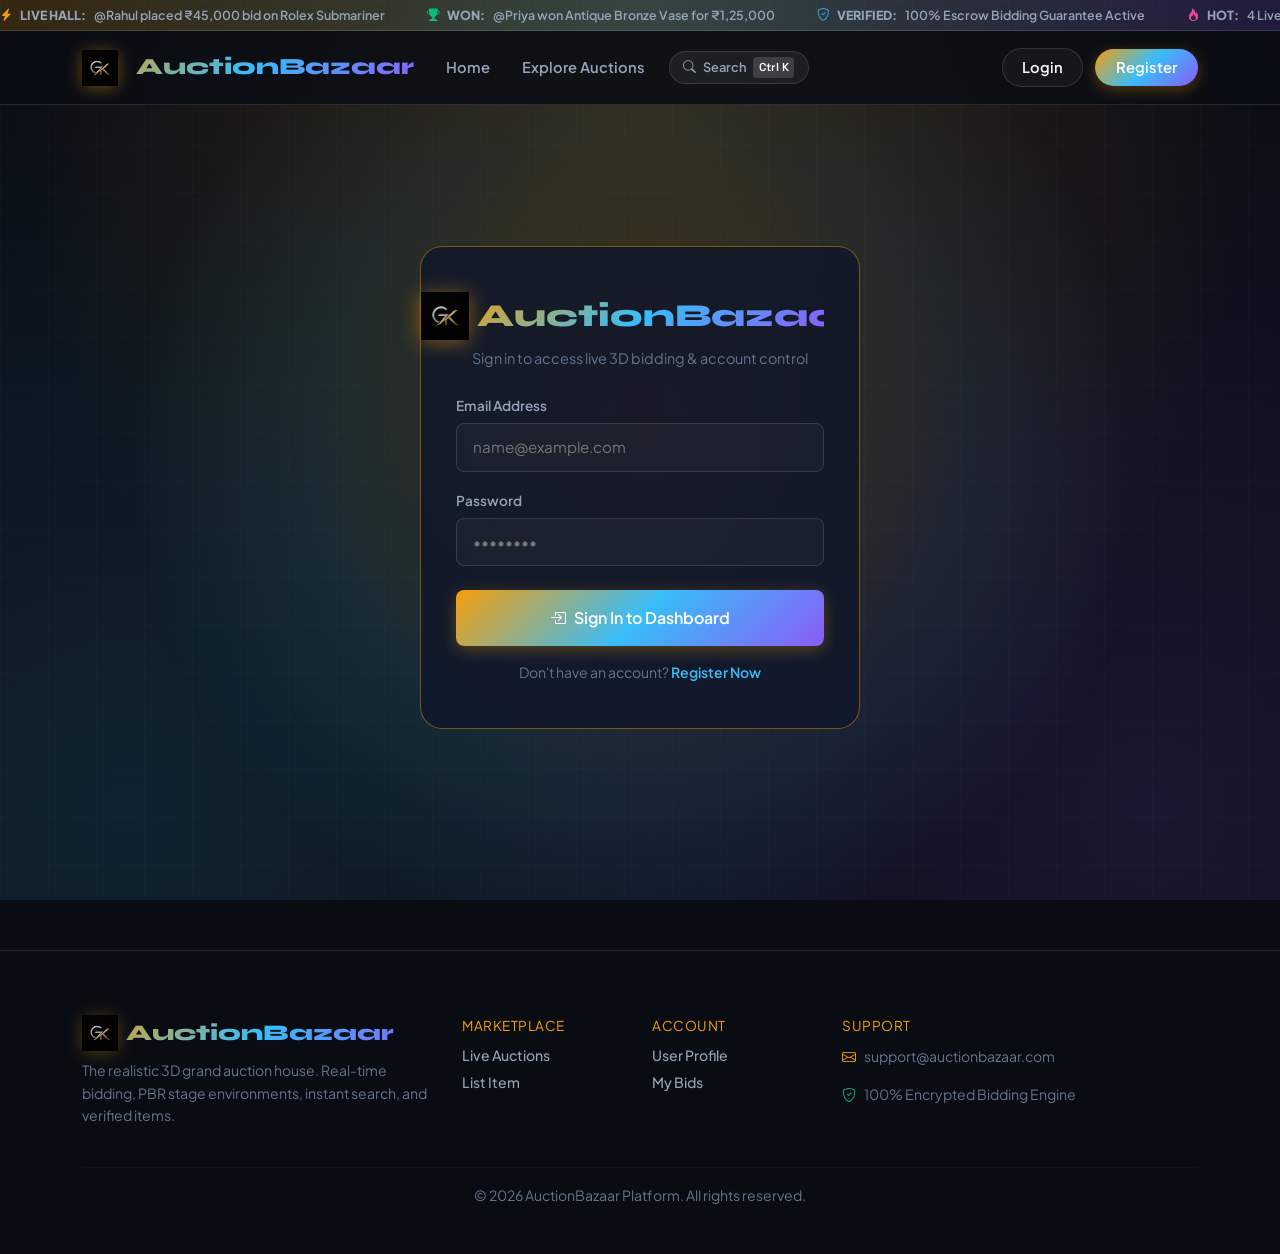
<file: src/main/resources/static/admin-dashboard.html>
<!DOCTYPE html>
<html lang="en">
<head>
  <meta charset="UTF-8">
  <meta name="viewport" content="width=device-width, initial-scale=1.0">
  <title>Admin Dashboard – AuctionBazaar 3D</title>
  <link rel="icon" type="image/png" href="images/logo.png?v=2">
  <link rel="shortcut icon" type="image/x-icon" href="favicon.ico?v=2">
  <link rel="stylesheet" href="https://cdn.jsdelivr.net/npm/bootstrap@5.3.0/dist/css/bootstrap.min.css">
  <link rel="stylesheet" href="https://cdn.jsdelivr.net/npm/bootstrap-icons@1.11.0/font/bootstrap-icons.css">
  <link rel="stylesheet" href="css/style.css">
</head>
<body>

<nav class="navbar navbar-expand-lg navbar-auction" id="mainNavbar"></nav>

<div class="container py-5">
  <div class="d-flex justify-content-between align-items-center mb-4">
    <div>
      <h2 style="font-family:var(--font-heading);"><i class="bi bi-speedometer2 me-2" style="color:var(--cyan);"></i>Platform Control Dashboard</h2>
      <p style="color:var(--text-muted);font-size:0.9rem;margin:0;">Overview of active marketplace listings and platform metrics</p>
    </div>
    <a href="create-auction.html" class="btn btn-gold"><i class="bi bi-plus-lg me-1"></i>New Listing</a>
  </div>

  <div class="row g-4 mb-4">
    <div class="col-sm-6 col-md-3">
      <div class="hud-panel text-center py-3">
        <div class="card-price-label">Total Auctions</div>
        <div class="stat-number-3d mt-1" id="totalAuctions">—</div>
      </div>
    </div>
    <div class="col-sm-6 col-md-3">
      <div class="hud-panel text-center py-3">
        <div class="card-price-label">Active Listings</div>
        <div class="stat-number-3d mt-1" id="liveAuctions" style="color:var(--emerald);">—</div>
      </div>
    </div>
    <div class="col-sm-6 col-md-3">
      <div class="hud-panel text-center py-3">
        <div class="card-price-label">User Bids</div>
        <div class="stat-number-3d mt-1" id="totalBids" style="color:var(--violet);">—</div>
      </div>
    </div>
    <div class="col-sm-6 col-md-3">
      <div class="hud-panel text-center py-3">
        <div class="card-price-label">Highest Bid Recorded</div>
        <div class="stat-number-3d mt-1" id="highestBid" style="color:var(--pink);">—</div>
      </div>
    </div>
  </div>

  <div class="hud-panel">
    <h5 style="font-family:var(--font-heading);" class="mb-3"><i class="bi bi-list-stars me-2" style="color:var(--cyan);"></i>Active Auctions Table</h5>
    <div class="table-responsive">
      <table class="table table-dark table-hover align-middle mb-0" style="background:transparent;">
        <thead>
          <tr style="border-color:var(--border-light);color:var(--text-muted);font-size:0.82rem;text-transform:uppercase;">
            <th>ID</th>
            <th>Title</th>
            <th>Base Price</th>
            <th>Current Bid</th>
            <th>End Time</th>
            <th>Actions</th>
          </tr>
        </thead>
        <tbody id="adminAuctionsTable">
          <tr>
            <td colspan="6" class="text-center py-4" style="color:var(--text-muted);">Loading system data...</td>
          </tr>
        </tbody>
      </table>
    </div>
  </div>
</div>

<div id="mainFooter"></div>

<script src="https://cdn.jsdelivr.net/npm/bootstrap@5.3.0/dist/js/bootstrap.bundle.min.js"></script>
<script src="js/app.js"></script>
<script>
  renderNavbar('dashboard');
  renderFooter();
  requireAuth();

  async function loadDashboard() {
    const user = getUser();
    const [auctionsRes, bidsRes] = await Promise.all([
      apiCall('/auction/findAllAuction'),
      user ? apiCall(`/bids/getBidsByUserId/${user.id}`) : Promise.resolve({ ok: false })
    ]);

    const auctions = auctionsRes.data?.auctions || auctionsRes.data?.allAuction || [];
    if (auctionsRes.ok && auctions.length >= 0) {
      document.getElementById('totalAuctions').textContent = auctions.length;
      document.getElementById('liveAuctions').textContent = auctions.length;
      renderTable(auctions);
    }

    const bids = bidsRes.data?.allBids || [];
    if (bidsRes.ok) {
      document.getElementById('totalBids').textContent = bids.length;
      const highest = bids.reduce((max, b) => Math.max(max, parseFloat(b.amount) || 0), 0);
      document.getElementById('highestBid').textContent = formatCurrency(highest);
    }
  }

  function renderTable(auctions) {
    const tbody = document.getElementById('adminAuctionsTable');
    if (auctions.length === 0) {
      tbody.innerHTML = `<tr><td colspan="6" class="text-center py-4" style="color:var(--text-muted);">No auctions available.</td></tr>`;
      return;
    }

    tbody.innerHTML = auctions.map(a => `
      <tr style="border-color:var(--border-light);">
        <td><span style="color:var(--cyan);font-weight:600;">#${a.id}</span></td>
        <td><span style="font-weight:600;color:var(--text-primary);">${a.title}</span></td>
        <td><span style="color:var(--text-muted);">${formatCurrency(a.basePrice || 0)}</span></td>
        <td><span style="font-family:var(--font-display);font-weight:700;color:var(--cyan);">${formatCurrency(a.currentPrice || a.basePrice || 0)}</span></td>
        <td><span style="color:var(--text-muted);font-size:.85rem;">${formatDate(a.endDateTime)}</span></td>
        <td>
          <a href="auction-details.html?id=${a.id}" class="btn btn-outline-gold btn-sm"><i class="bi bi-eye-fill me-1"></i>View</a>
        </td>
      </tr>
    `).join('');
  }

  loadDashboard();
</script>
</body>
</html>
</file>
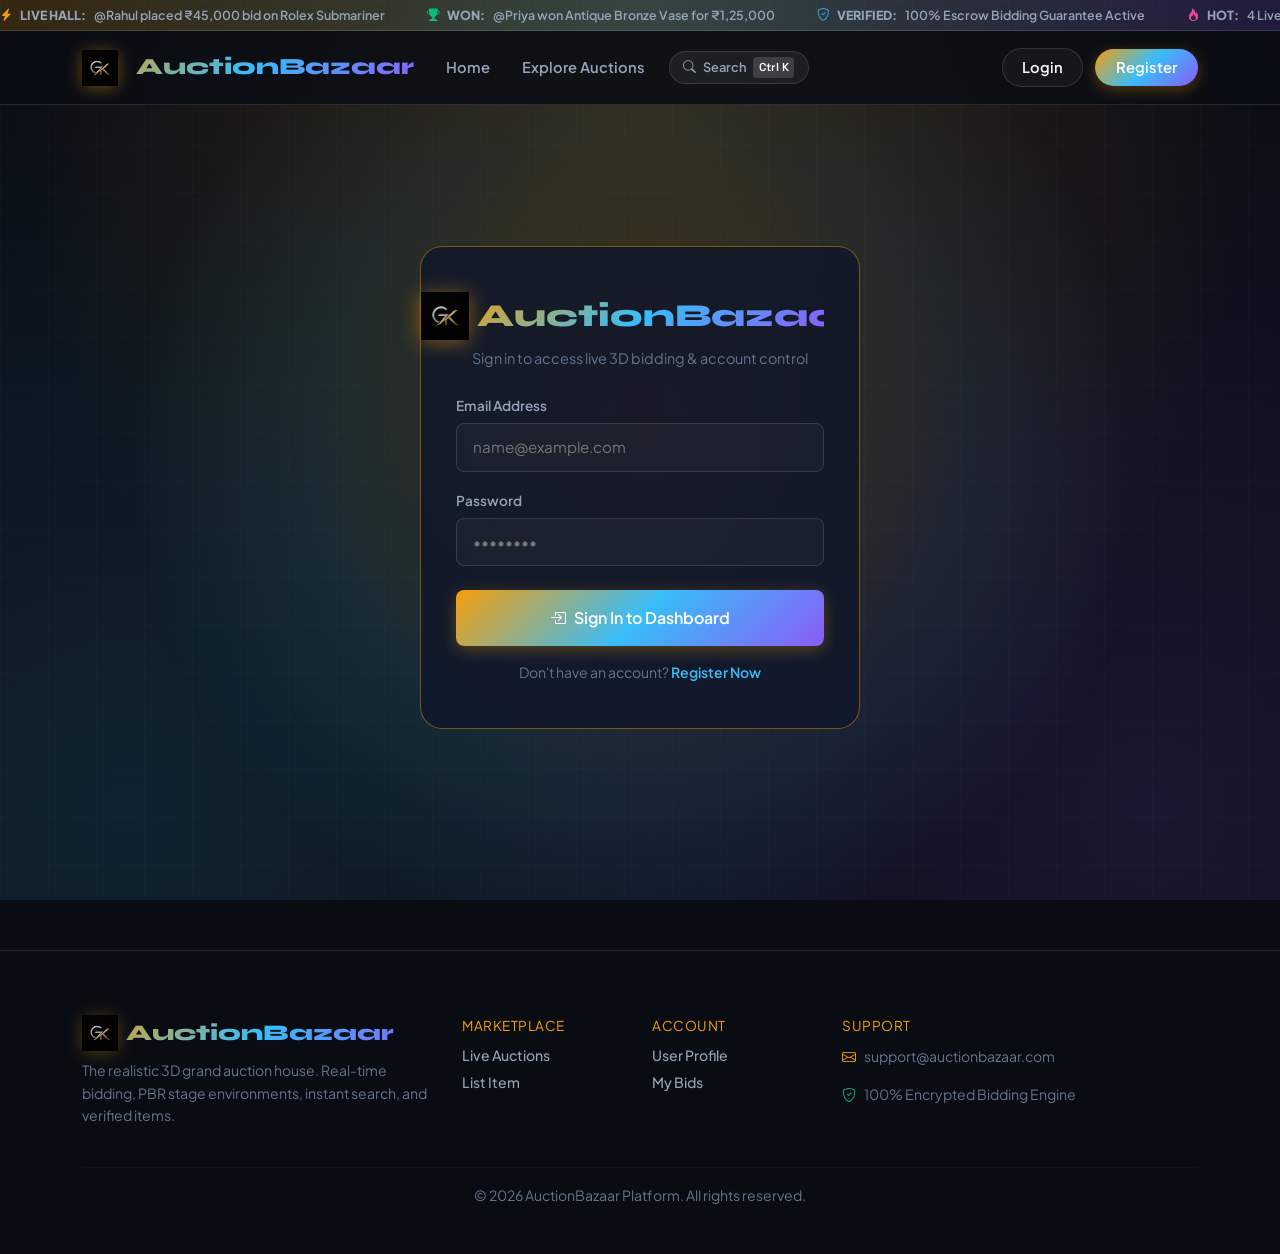
<file: src/main/resources/static/create-auction.html>
<!DOCTYPE html>
<html lang="en">
<head>
  <meta charset="UTF-8">
  <meta name="viewport" content="width=device-width, initial-scale=1.0">
  <title>List an Auction – AuctionBazaar 3D</title>
  <link rel="icon" type="image/png" href="images/logo.png?v=2">
  <link rel="shortcut icon" type="image/x-icon" href="favicon.ico?v=2">
  <link rel="stylesheet" href="https://cdn.jsdelivr.net/npm/bootstrap@5.3.0/dist/css/bootstrap.min.css">
  <link rel="stylesheet" href="https://cdn.jsdelivr.net/npm/bootstrap-icons@1.11.0/font/bootstrap-icons.css">
  <link rel="stylesheet" href="css/style.css">
  <style>
    .upload-zone-3d {
      border: 2px dashed var(--border-glow);
      border-radius: var(--radius-lg);
      padding: 3rem 2rem;
      text-align: center;
      cursor: pointer;
      background: rgba(255, 255, 255, 0.02);
      transition: var(--transition);
      position: relative;
    }

    .upload-zone-3d:hover, .upload-zone-3d.dragover {
      border-color: var(--cyan);
      background: rgba(6, 182, 212, 0.08);
      box-shadow: 0 0 25px var(--cyan-glow);
    }

    .upload-zone-3d input[type=file] {
      position: absolute;
      inset: 0;
      opacity: 0;
      cursor: pointer;
      width: 100%;
      height: 100%;
    }
  </style>
</head>
<body>

<nav class="navbar navbar-expand-lg navbar-auction" id="mainNavbar"></nav>

<div class="container py-5">
  <div class="row justify-content-center">
    <div class="col-lg-8">

      <div class="hud-panel">
        <div class="text-center mb-4">
          <h2 style="font-family:var(--font-heading);"><i class="bi bi-rocket-takeoff-fill me-2" style="color:var(--cyan);"></i>Launch 3D Listing</h2>
          <p style="color:var(--text-muted);font-size:0.9rem;">Fill details below to publish your auction on the 3D marketplace feed</p>
        </div>

        <form id="createAuctionForm">
          <div class="mb-3">
            <label class="form-label-auction">Auction Title *</label>
            <input type="text" class="form-control-auction w-100" id="title" placeholder="e.g. Vintage Rolex Submariner 1965" required>
          </div>

          <div class="mb-3">
            <label class="form-label-auction">Item Description *</label>
            <textarea class="form-control-auction w-100" id="description" rows="4" placeholder="Describe the item condition, rarity, and origin details..." required style="resize:vertical;"></textarea>
          </div>

          <div class="row g-3 mb-3">
            <div class="col-sm-6">
              <label class="form-label-auction">Category</label>
              <select class="form-control-auction w-100" id="categoryId">
                <option value="1">Jewelry &amp; Watches</option>
                <option value="2">Art &amp; Collectibles</option>
                <option value="3">Electronics &amp; Tech</option>
                <option value="4">Vehicles</option>
                <option value="5">Fashion</option>
                <option value="6">Antiques</option>
              </select>
            </div>
            <div class="col-sm-6">
              <label class="form-label-auction">Base / Starting Price (₹) *</label>
              <input type="number" class="form-control-auction w-100" id="basePrice" placeholder="1000" min="1" required>
            </div>
          </div>

          <div class="row g-3 mb-4">
            <div class="col-sm-6">
              <label class="form-label-auction">Start Date &amp; Time *</label>
              <input type="datetime-local" class="form-control-auction w-100" id="startDateTime" required>
            </div>
            <div class="col-sm-6">
              <label class="form-label-auction">End Date &amp; Time *</label>
              <input type="datetime-local" class="form-control-auction w-100" id="endDateTime" required>
            </div>
          </div>

          <div class="mb-4">
            <label class="form-label-auction">Upload Listing Image</label>
            <div id="imagePreviewWrapper" class="d-none mb-3 text-center">
              <img id="imagePreview" src="" alt="Preview" style="max-height:260px;border-radius:14px;border:1px solid var(--border-glow);">
              <div class="mt-2">
                <button type="button" class="btn btn-outline-gold btn-sm" onclick="clearImage()"><i class="bi bi-x-lg me-1"></i>Remove</button>
              </div>
            </div>
            <div class="upload-zone-3d" id="uploadZone">
              <input type="file" id="imageFile" accept="image/*" onchange="previewImage(this)">
              <i class="bi bi-cloud-arrow-up-fill fs-1 d-block mb-2" style="color:var(--cyan);"></i>
              <p style="color:var(--text-primary);font-weight:600;font-size:0.95rem;margin-bottom:0.2rem;">Drag and drop image here or click to browse</p>
              <p style="color:var(--text-muted);font-size:0.8rem;">Supports PNG, JPG, WEBP formats</p>
            </div>
          </div>

          <button type="submit" class="btn btn-gold w-100 py-3 fs-6" id="submitBtn">
            <i class="bi bi-broadcast me-2"></i>Publish Auction to Marketplace
          </button>
        </form>
      </div>

    </div>
  </div>
</div>

<div id="mainFooter"></div>

<script src="https://cdn.jsdelivr.net/npm/bootstrap@5.3.0/dist/js/bootstrap.bundle.min.js"></script>
<script src="js/app.js"></script>
<script>
  renderNavbar('create-auction');
  renderFooter();
  requireAuth();

  const now = new Date();
  const start = new Date(now.getTime() + 5 * 60000);
  const end = new Date(now.getTime() + 24 * 3600000);
  document.getElementById('startDateTime').value = start.toISOString().slice(0, 16);
  document.getElementById('endDateTime').value = end.toISOString().slice(0, 16);

  function previewImage(input) {
    const file = input.files[0];
    if (!file) return;
    const reader = new FileReader();
    reader.onload = e => {
      document.getElementById('imagePreview').src = e.target.result;
      document.getElementById('imagePreviewWrapper').classList.remove('d-none');
      document.getElementById('uploadZone').style.display = 'none';
    };
    reader.readAsDataURL(file);
  }

  function clearImage() {
    document.getElementById('imageFile').value = '';
    document.getElementById('imagePreviewWrapper').classList.add('d-none');
    document.getElementById('uploadZone').style.display = 'block';
  }

  document.getElementById('createAuctionForm').addEventListener('submit', async function(e) {
    e.preventDefault();
    const user = getUser();
    if (!user) { window.location.href = 'login.html'; return; }

    const title = document.getElementById('title').value.trim();
    const description = document.getElementById('description').value.trim();
    const basePrice = document.getElementById('basePrice').value;
    const categoryId = document.getElementById('categoryId').value;
    const startDateTime = document.getElementById('startDateTime').value;
    const endDateTime = document.getElementById('endDateTime').value;
    const imageFile = document.getElementById('imageFile').files[0];

    function formatToJdbcTimestamp(str) {
      if (!str) return '';
      let replaced = str.replace('T', ' ');
      if (replaced.split(':').length === 2) { return replaced + ':00'; }
      return replaced;
    }

    const formData = new FormData();
    formData.append('user_id', user.id);
    formData.append('title', title);
    formData.append('description', description);
    formData.append('basePrice', basePrice);
    formData.append('categoryId', categoryId);
    formData.append('startDateTime', formatToJdbcTimestamp(startDateTime));
    formData.append('endDateTime', formatToJdbcTimestamp(endDateTime));
    if (imageFile) { formData.append('image', imageFile); }

    const btn = document.getElementById('submitBtn');
    btn.disabled = true;

    try {
      const response = await fetch(`${API_BASE}/auction/save-auction`, {
        method: 'POST',
        body: formData
      });
      const data = await response.json();
      btn.disabled = false;

      if (response.ok && (data?.responseCode === 200 || response.status === 201)) {
        showToast('Auction created successfully!', 'success');
        setTimeout(() => { window.location.href = 'auctions.html'; }, 1200);
      } else {
        showToast(data?.message || 'Failed to create auction', 'error');
      }
    } catch (err) {
      btn.disabled = false;
      showToast('Network connection error', 'error');
    }
  });
</script>
</body>
</html>
</file>
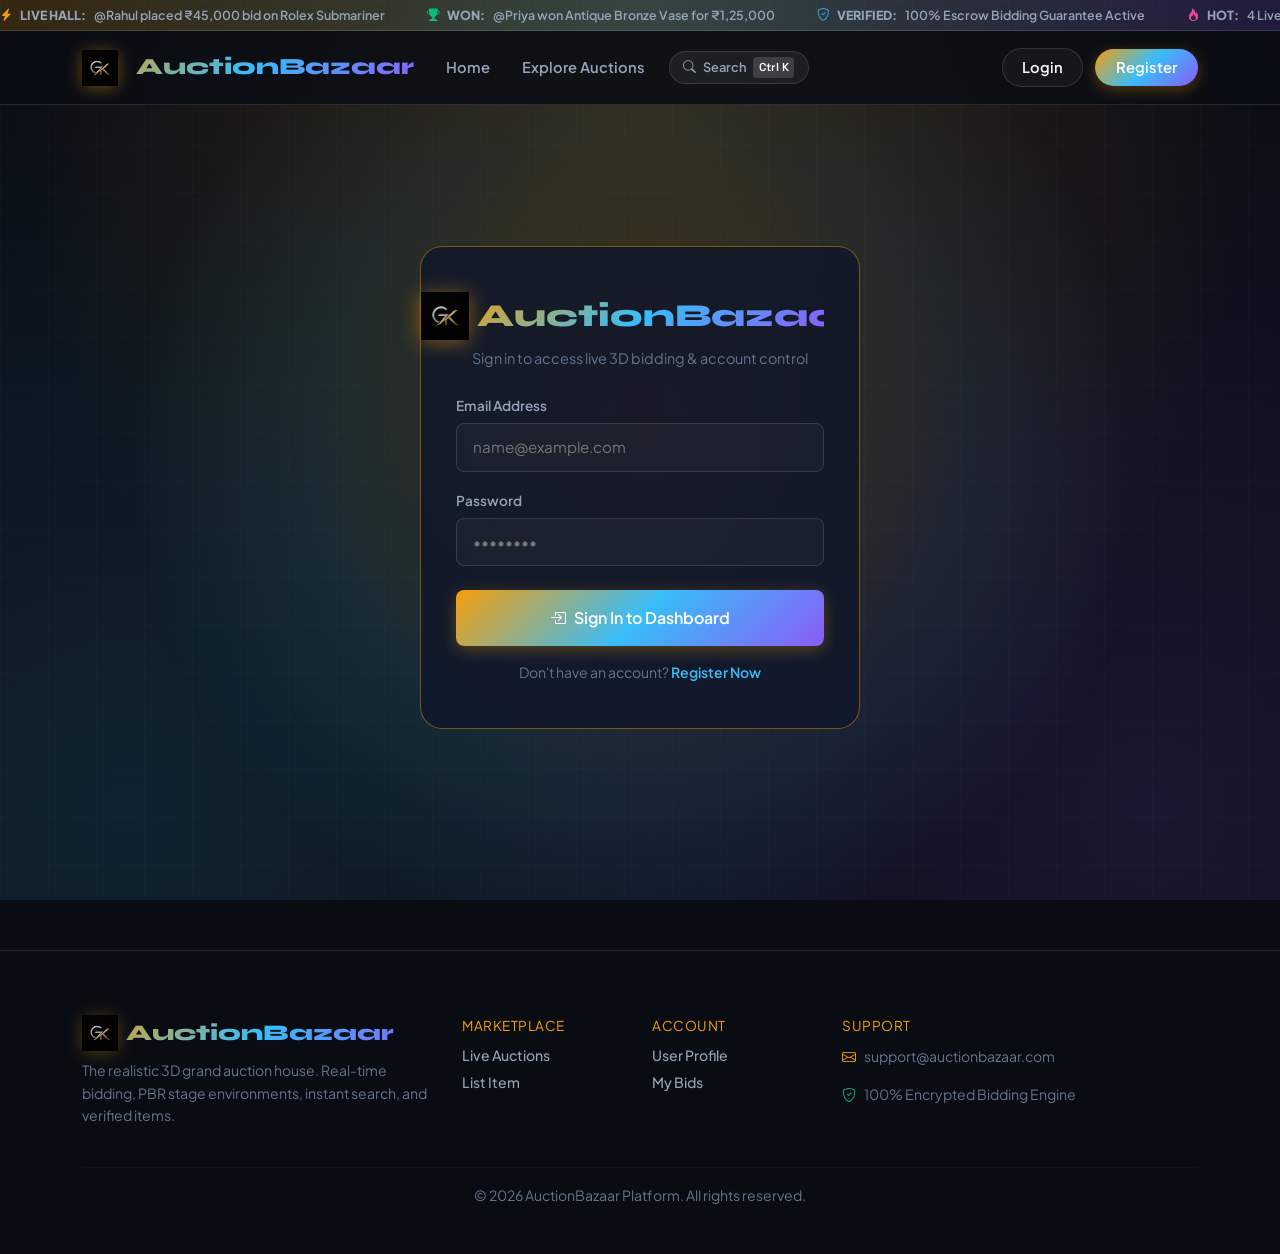
<file: src/main/resources/static/dashboard.html>
<!DOCTYPE html>
<html lang="en">
<head>
    <meta charset="UTF-8">
    <meta name="viewport" content="width=device-width, initial-scale=1.0">
    <title>My Dashboard - AuctionBazaar</title>
    <link rel="stylesheet" href="css/style.css">
</head>
<body>
    <header>
        <div class="navbar">
            <a href="index.html" class="logo">
                <svg xmlns="http://www.w3.org/2000/svg" width="24" height="24" viewBox="0 0 24 24" fill="none" stroke="currentColor" stroke-width="2.5" stroke-linecap="round" stroke-linejoin="round"><path d="M12 2v20M17 5H9.5a3.5 3.5 0 0 0 0 7h5a3.5 3.5 0 0 1 0 7H6"></path></svg>
                AuctionBazaar
            </a>
            <ul class="nav-links" id="nav-right">
                <!-- Filled dynamically -->
            </ul>
        </div>
    </header>

    <main>
        <div class="dashboard-grid">
            <!-- Left Panel: Profile info & edit -->
            <div class="profile-panel">
                <div class="profile-card">
                    <div class="profile-avatar" id="profile-initials">U</div>
                    <h3 class="profile-name" id="profile-name">User Name</h3>
                    <p class="profile-email" id="profile-email">user@example.com</p>
                    
                    <button class="edit-profile-btn" onclick="toggleEditProfileForm()">Edit Profile</button>
                    
                    <!-- Edit Profile Form (Initially Hidden) -->
                    <form id="edit-profile-form" style="display: none; margin-top: 1.5rem; text-align: left;" onsubmit="handleUpdateProfile(event)">
                        <div class="form-group">
                            <label class="form-label" for="edit-firstname">First Name</label>
                            <input type="text" id="edit-firstname" class="form-input" required>
                        </div>
                        <div class="form-group">
                            <label class="form-label" for="edit-lastname">Last Name</label>
                            <input type="text" id="edit-lastname" class="form-input" required>
                        </div>
                        <div class="form-group">
                            <label class="form-label" for="edit-phone">Phone Number</label>
                            <input type="text" id="edit-phone" class="form-input" placeholder="e.g. +1234567890">
                        </div>
                        <div class="form-group">
                            <label class="form-label" for="edit-password">Confirm Password / New Password</label>
                            <input type="password" id="edit-password" class="form-input" required placeholder="Enter password to save">
                        </div>
                        <button type="submit" class="submit-btn" style="padding: 0.6rem;">Save Changes</button>
                    </form>
                </div>
            </div>

            <!-- Right Panel: Tabs for My Listings & My Bids -->
            <div class="dashboard-details">
                <div class="dashboard-content-tabs">
                    <div class="dashboard-tab active" id="tab-listings" onclick="switchDashboardTab('listings')">My Listings</div>
                    <div class="dashboard-tab" id="tab-bids" onclick="switchDashboardTab('bids')">My Bids</div>
                </div>

                <!-- My Listings Content -->
                <div id="listings-content" class="dashboard-tab-content">
                    <div class="card-grid" id="my-listings-grid">
                        <div class="auction-card shimmer" style="height: 200px;"></div>
                        <div class="auction-card shimmer" style="height: 200px;"></div>
                    </div>
                </div>

                <!-- My Bids Content -->
                <div id="bids-content" class="dashboard-tab-content" style="display: none;">
                    <div class="history-list" id="my-bids-list" style="max-height: none;">
                        <div class="auction-card shimmer" style="height: 80px;"></div>
                        <div class="auction-card shimmer" style="height: 80px;"></div>
                    </div>
                </div>
            </div>
        </div>
    </main>

    <footer>
        <p>&copy; 2026 AuctionBazaar. All rights reserved. Premium Web Experience.</p>
    </footer>

    <script src="js/app.js"></script>
    <script>
        let loggedInUser = null;
        let auctionsLookup = {};

        document.addEventListener('DOMContentLoaded', () => {
            loggedInUser = requireAuth();
            if (!loggedInUser) return;

            // Load profile data
            const fullName = `${loggedInUser.firstName || ''} ${loggedInUser.lastName || ''}`.trim() || loggedInUser.userName;
            document.getElementById('profile-name').textContent = fullName;
            document.getElementById('profile-email').textContent = loggedInUser.email;
            
            // Set initials
            const initials = ((loggedInUser.firstName?.[0] || '') + (loggedInUser.lastName?.[0] || '')).toUpperCase() || loggedInUser.userName.slice(0, 2).toUpperCase();
            document.getElementById('profile-initials').textContent = initials;

            // Fill edit fields
            document.getElementById('edit-firstname').value = loggedInUser.firstName || '';
            document.getElementById('edit-lastname').value = loggedInUser.lastName || '';
            document.getElementById('edit-phone').value = loggedInUser.phoneNumber || '';

            // Fetch lookup table for auction titles, then load user data
            fetch(`${API_BASE}/auction/findAllAuction`)
                .then(res => res.json())
                .then(data => {
                    if (data.auctions) {
                        data.auctions.forEach(a => {
                            auctionsLookup[a.id] = a.title;
                        });
                    }
                    loadMyListings();
                    loadMyBids();
                })
                .catch(() => {
                    loadMyListings();
                    loadMyBids();
                });
        });

        function toggleEditProfileForm() {
            const form = document.getElementById('edit-profile-form');
            form.style.display = form.style.display === 'none' ? 'block' : 'none';
        }

        function switchDashboardTab(type) {
            const listingsContent = document.getElementById('listings-content');
            const bidsContent = document.getElementById('bids-content');
            const tabListings = document.getElementById('tab-listings');
            const tabBids = document.getElementById('tab-bids');

            if (type === 'listings') {
                listingsContent.style.display = 'block';
                bidsContent.style.display = 'none';
                tabListings.classList.add('active');
                tabBids.classList.remove('active');
            } else {
                listingsContent.style.display = 'none';
                bidsContent.style.display = 'block';
                tabListings.classList.remove('active');
                tabBids.classList.add('active');
            }
        }

        function loadMyListings() {
            const grid = document.getElementById('my-listings-grid');
            grid.innerHTML = '';

            fetch(`${API_BASE}/auction/findAuctionByUserId/${loggedInUser.id}`)
                .then(res => res.json())
                .then(data => {
                    if (data.responseCode === 200 && data.auctions && data.auctions.length > 0) {
                        data.auctions.forEach(item => {
                            const card = document.createElement('div');
                            card.className = 'auction-card';
                            
                            const imgUrl = item.imagePath ? `${API_BASE}/upload/${item.imagePath}` : 'https://images.unsplash.com/photo-1544725176-7c40e5a71c5e?w=500&auto=format&fit=crop&q=60';
                            const now = new Date().getTime();
                            const endTime = new Date(item.endDateTime).getTime();
                            let statusText = 'Active';
                            let statusClass = '';
                            if (now >= endTime) {
                                statusText = 'Ended';
                                statusClass = 'ended';
                            }

                            card.innerHTML = `
                                <div class="card-image-wrapper" style="padding-top: 50%;">
                                    <img src="${imgUrl}" alt="${item.title}" class="card-image">
                                    <span class="card-tag ${statusClass}">${statusText}</span>
                                </div>
                                <div class="card-content" style="padding: 1rem;">
                                    <h4 class="card-title">${item.title}</h4>
                                    <div class="card-footer" style="padding-top: 0.75rem; border-top: none;">
                                        <div class="price-container">
                                            <span class="price-label">Starting Price</span>
                                            <span class="price-value">${formatCurrency(item.basePrice)}</span>
                                        </div>
                                        <div style="display: flex; gap: 0.5rem;">
                                            <a href="auction-detail.html?id=${item.id}" class="bid-action-btn" style="padding: 0.4rem 0.8rem;">View</a>
                                            <button onclick="handleDeleteAuction(${item.id})" class="bid-action-btn" style="padding: 0.4rem 0.8rem; background: rgba(239, 68, 68, 0.1); border-color: var(--accent-red); color: #FCA5A5;">Delete</button>
                                        </div>
                                    </div>
                                </div>
                            `;
                            grid.appendChild(card);
                        });
                    } else {
                        grid.innerHTML = `
                            <div class="empty-state">
                                <p>You haven't listed any items for auction yet.</p>
                                <a href="create-auction.html" class="auth-link" style="margin-top: 1rem; display: inline-block;">Create one now &rarr;</a>
                            </div>
                        `;
                    }
                })
                .catch(() => {
                    grid.innerHTML = '<div class="empty-state"><p>Error loading listings.</p></div>';
                });
        }

        function loadMyBids() {
            const list = document.getElementById('my-bids-list');
            list.innerHTML = '';

            fetch(`${API_BASE}/bids/getBidsByUserId/${loggedInUser.id}`)
                .then(res => res.json())
                .then(data => {
                    if (data.responseCode === 200 && data.allBids && data.allBids.length > 0) {
                        data.allBids.forEach(bid => {
                            const item = document.createElement('div');
                            item.className = 'history-item';
                            item.style.marginBottom = '0.5rem';

                            const itemTitle = auctionsLookup[bid.auctionId] || `Listing #${bid.auctionId}`;

                            item.innerHTML = `
                                <div class="history-bidder">
                                    <span class="history-bidder-name">Placed bid on <strong>${itemTitle}</strong></span>
                                    <span class="history-bidder-time">${formatDateTime(bid.createdAt)}</span>
                                </div>
                                <span class="history-amount" style="color: var(--accent);">${formatCurrency(bid.amount)}</span>
                            `;
                            list.appendChild(item);
                        });
                    } else {
                        list.innerHTML = `
                            <div class="empty-state">
                                <p>You haven't placed any bids yet.</p>
                                <a href="index.html" class="auth-link" style="margin-top: 1rem; display: inline-block;">Browse listings &rarr;</a>
                            </div>
                        `;
                    }
                })
                .catch(() => {
                    list.innerHTML = '<div class="empty-state"><p>Error loading bids history.</p></div>';
                });
        }

        function handleDeleteAuction(id) {
            if (!confirm('Are you sure you want to delete this listing?')) return;

            fetch(`${API_BASE}/auction/deleteAuction/${id}`)
                .then(res => res.json())
                .then(data => {
                    if (data.responseCode === 200) {
                        showToast('Listing deleted successfully', 'success');
                        loadMyListings();
                    } else {
                        showToast(data.statusMessage || 'Failed to delete listing', 'error');
                    }
                })
                .catch(() => {
                    showToast('Failed to delete listing. Server error.', 'error');
                });
        }

        function handleUpdateProfile(e) {
            e.preventDefault();
            const firstName = document.getElementById('edit-firstname').value;
            const lastName = document.getElementById('edit-lastname').value;
            const phoneNumber = document.getElementById('edit-phone').value;
            const password = document.getElementById('edit-password').value;

            fetch(`${API_BASE}/users/update-user`, {
                method: 'POST',
                headers: { 'Content-Type': 'application/json' },
                body: JSON.stringify({
                    id: loggedInUser.id,
                    firstName,
                    lastName,
                    phoneNumber,
                    password,
                    confirmPassword: password
                })
            })
            .then(res => res.json())
            .then(data => {
                if (data.responseCode === 200 && data.user) {
                    setLoggedInUser(data.user);
                    loggedInUser = data.user;
                    showToast('Profile updated successfully!', 'success');
                    
                    // Reload display
                    document.getElementById('profile-name').textContent = `${loggedInUser.firstName} ${loggedInUser.lastName}`;
                    document.getElementById('edit-profile-form').style.display = 'none';
                    setupNavbar();
                } else {
                    showToast(data.statusMessage || 'Failed to update profile.', 'error');
                }
            })
            .catch(() => {
                showToast('Failed to update profile. Server error.', 'error');
            });
        }
    </script>
</body>
</html>
</file>
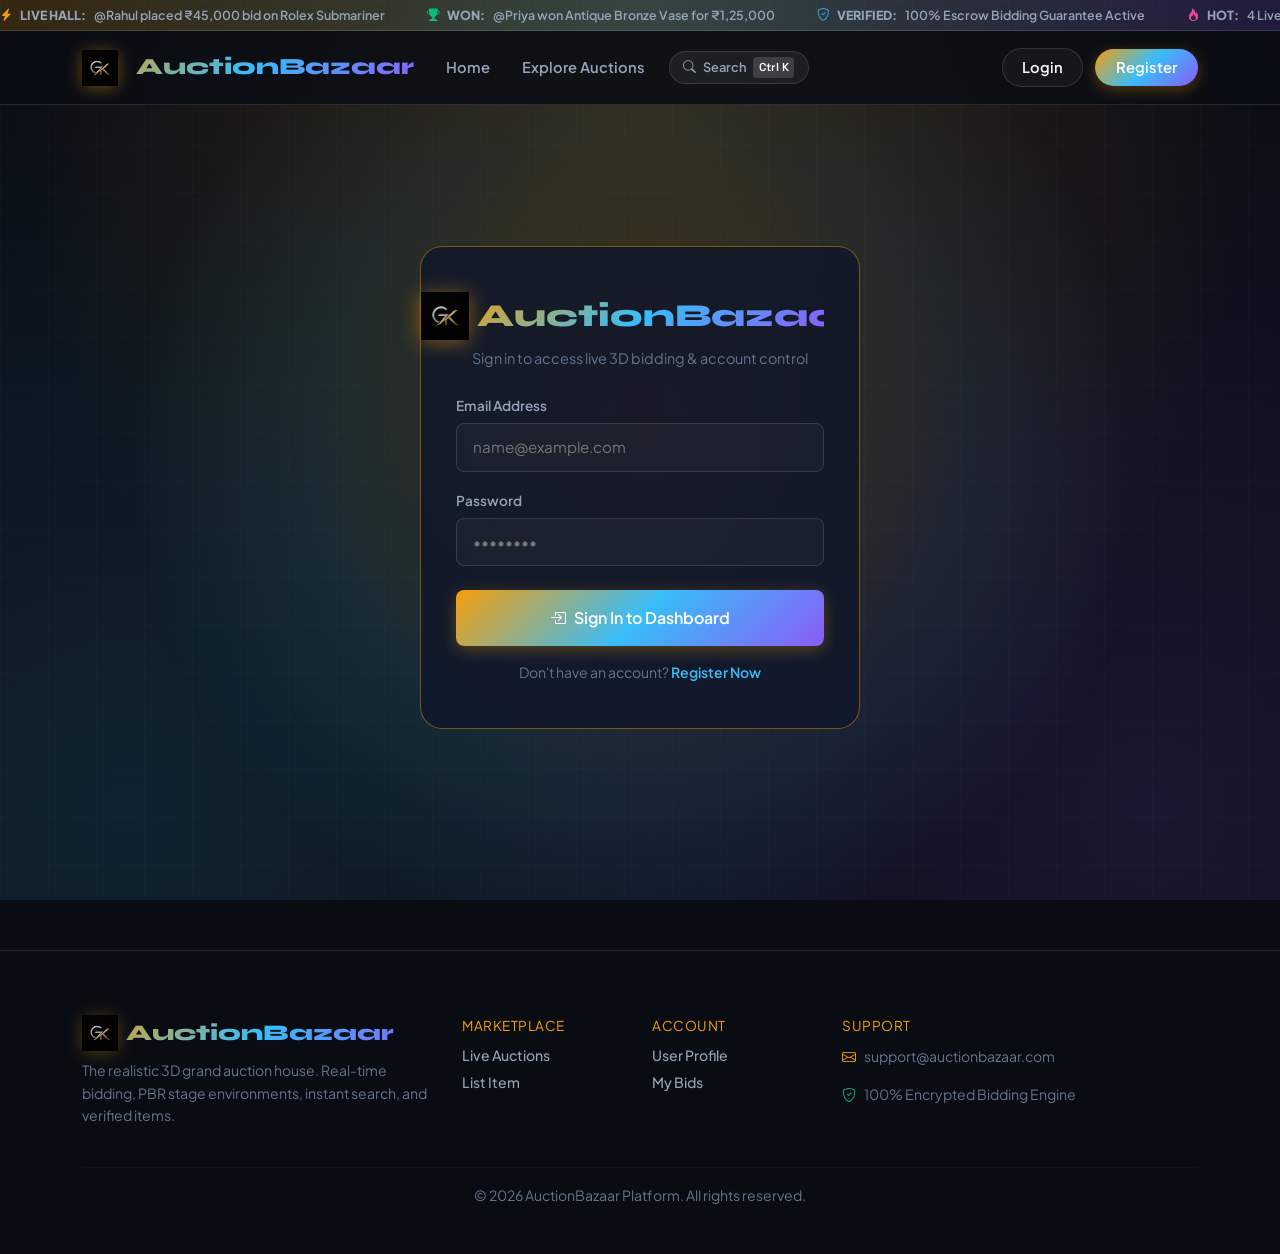
<file: src/main/resources/static/login.html>
<!DOCTYPE html>
<html lang="en">
<head>
  <meta charset="UTF-8">
  <meta name="viewport" content="width=device-width, initial-scale=1.0">
  <title>Sign In – AuctionBazaar 3D</title>
  <link rel="icon" type="image/png" href="images/logo.png?v=2">
  <link rel="shortcut icon" type="image/x-icon" href="favicon.ico?v=2">
  <link rel="stylesheet" href="https://cdn.jsdelivr.net/npm/bootstrap@5.3.0/dist/css/bootstrap.min.css">
  <link rel="stylesheet" href="https://cdn.jsdelivr.net/npm/bootstrap-icons@1.11.0/font/bootstrap-icons.css">
  <link rel="stylesheet" href="css/style.css">
  <style>
    .auth-container-3d {
      min-height: 85vh;
      display: flex;
      align-items: center;
      justify-content: center;
      padding: 3rem 1rem;
    }

    .auth-card-3d {
      background: var(--bg-card);
      backdrop-filter: blur(25px);
      border: 1px solid var(--border-glow);
      border-radius: var(--radius-lg);
      padding: 2.8rem 2.2rem;
      width: 100%;
      max-width: 440px;
      box-shadow: var(--shadow-lg), var(--shadow-glow);
    }
  </style>
</head>
<body>

<nav class="navbar navbar-expand-lg navbar-auction" id="mainNavbar"></nav>

<div class="auth-container-3d">
  <div class="auth-card-3d">
    <div class="text-center mb-4">
      <div class="footer-brand fs-2 mb-2 d-flex align-items-center justify-content-center gap-2"><img src="images/logo.png" alt="AuctionBazaar GK Logo" style="height:48px;width:auto;filter:drop-shadow(0 2px 10px rgba(245,158,11,0.5));">AuctionBazaar</div>
      <p style="color:var(--text-muted);font-size:0.9rem;">Sign in to access live 3D bidding & account control</p>
    </div>

    <form id="loginForm" onsubmit="submitLogin(event)">
      <div class="mb-3">
        <label class="form-label-auction">Email Address</label>
        <input type="email" class="form-control-auction w-100" id="email" placeholder="name@example.com" required>
      </div>

      <div class="mb-4">
        <label class="form-label-auction">Password</label>
        <input type="password" class="form-control-auction w-100" id="password" placeholder="••••••••" required>
      </div>

      <button type="submit" class="btn btn-gold w-100 py-3 fs-6 mb-3" id="loginBtn">
        <i class="bi bi-box-arrow-in-right me-2"></i>Sign In to Dashboard
      </button>

      <div class="text-center" style="font-size:0.88rem;color:var(--text-muted);">
        Don't have an account? <a href="register.html" style="color:var(--cyan);font-weight:600;text-decoration:none;">Register Now</a>
      </div>
    </form>
  </div>
</div>

<div id="mainFooter"></div>

<script src="https://cdn.jsdelivr.net/npm/bootstrap@5.3.0/dist/js/bootstrap.bundle.min.js"></script>
<script src="js/app.js"></script>
<script>
  renderNavbar('login');
  renderFooter();

  async function submitLogin(e) {
    e.preventDefault();
    const email = document.getElementById('email').value.trim();
    const password = document.getElementById('password').value;
    const btn = document.getElementById('loginBtn');
    btn.disabled = true;

    const res = await apiCall('/users/login', {
      method: 'POST',
      headers: { 'Content-Type': 'application/json' },
      body: JSON.stringify({ email, password })
    });

    btn.disabled = false;
    if (res.ok && (res.data?.responseCode === 200 || res.data?.user)) {
      setUser(res.data.user || res.data);
      playAudioFx('win');
      showToast('Login successful! Welcome back.', 'success');
      setTimeout(() => { window.location.href = 'index.html'; }, 1000);
    } else {
      playAudioFx('alert');
      const errMsg = res.data?.statusMessage || res.data?.message || 'Invalid credentials';
      showToast(errMsg, 'error');
    }
  }
</script>
</body>
</html>
</file>
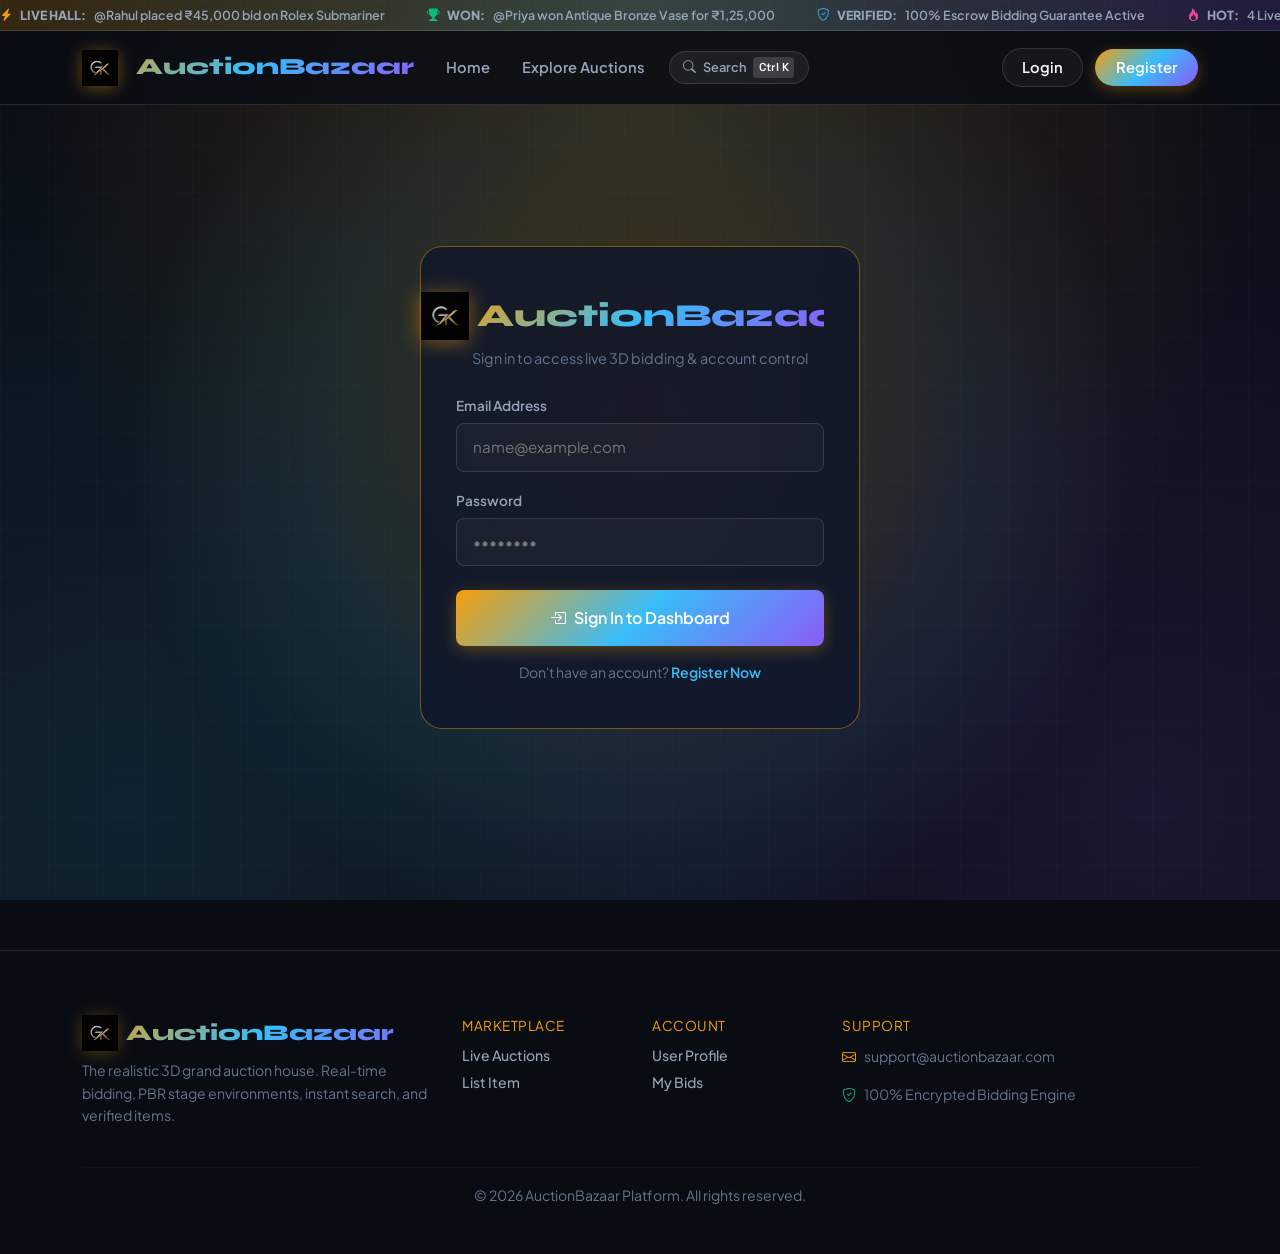
<file: src/main/resources/static/my-bids.html>
<!DOCTYPE html>
<html lang="en">
<head>
  <meta charset="UTF-8">
  <meta name="viewport" content="width=device-width, initial-scale=1.0">
  <title>My Bids – AuctionBazaar 3D</title>
  <link rel="icon" type="image/png" href="images/logo.png?v=2">
  <link rel="shortcut icon" type="image/x-icon" href="favicon.ico?v=2">
  <link rel="stylesheet" href="https://cdn.jsdelivr.net/npm/bootstrap@5.3.0/dist/css/bootstrap.min.css">
  <link rel="stylesheet" href="https://cdn.jsdelivr.net/npm/bootstrap-icons@1.11.0/font/bootstrap-icons.css">
  <link rel="stylesheet" href="css/style.css">
</head>
<body>

<nav class="navbar navbar-expand-lg navbar-auction" id="mainNavbar"></nav>

<div class="container py-5">
  <div class="hud-panel">
    <div class="d-flex justify-content-between align-items-center mb-4 pb-3" style="border-bottom:1px solid var(--border-light);">
      <div>
        <h2 style="font-family:var(--font-heading);"><i class="bi bi-hammer me-2" style="color:var(--cyan);"></i>My Active Bids</h2>
        <p style="color:var(--text-muted);font-size:0.9rem;margin:0;">Track all bids placed from your account</p>
      </div>
      <span class="bid-badge fs-6" id="bidsCountBadge">0 Bids</span>
    </div>

    <div class="table-responsive">
      <table class="table table-dark table-hover align-middle mb-0" style="background:transparent;">
        <thead>
          <tr style="border-color:var(--border-light);color:var(--text-muted);font-size:0.82rem;text-transform:uppercase;">
            <th>Auction ID</th>
            <th>Bid Amount</th>
            <th>Placed Time</th>
            <th>Status</th>
          </tr>
        </thead>
        <tbody id="bidsTableBody">
          <tr>
            <td colspan="4" class="text-center py-4" style="color:var(--text-muted);">
              <div class="spinner-border text-cyan spinner-border-sm me-2" role="status"></div>Loading your bids...
            </td>
          </tr>
        </tbody>
      </table>
    </div>
  </div>
</div>

<div id="mainFooter"></div>

<script src="https://cdn.jsdelivr.net/npm/bootstrap@5.3.0/dist/js/bootstrap.bundle.min.js"></script>
<script src="js/app.js"></script>
<script>
  renderNavbar('my-bids');
  renderFooter();
  requireAuth();

  async function loadMyBids() {
    const user = getUser();
    if (!user) return;

    const res = await apiCall(`/bids/getBidsByUserId/${user.id}`);
    const tbody = document.getElementById('bidsTableBody');
    const bidsList = res.data?.allBids || (Array.isArray(res.data) ? res.data : []);

    document.getElementById('bidsCountBadge').textContent = `${bidsList.length} Bids`;

    if (!res.ok || bidsList.length === 0) {
      tbody.innerHTML = `<tr><td colspan="4" class="text-center py-4" style="color:var(--text-muted);">No bids placed yet. <a href="auctions.html" style="color:var(--cyan);">Explore auctions</a></td></tr>`;
      return;
    }

    tbody.innerHTML = bidsList.map(b => `
      <tr style="border-color:var(--border-light);">
        <td><span style="font-weight:600;color:var(--cyan);">#${b.auctionId || b.id}</span></td>
        <td><span style="font-family:var(--font-display);font-weight:700;color:var(--text-primary);">${formatCurrency(b.amount || 0)}</span></td>
        <td><span style="color:var(--text-muted);font-size:.85rem;">${formatDate(b.createdDate || b.date)}</span></td>
        <td><span class="status-badge-live">Active Bid</span></td>
      </tr>
    `).join('');
  }

  loadMyBids();
</script>
</body>
</html>
</file>
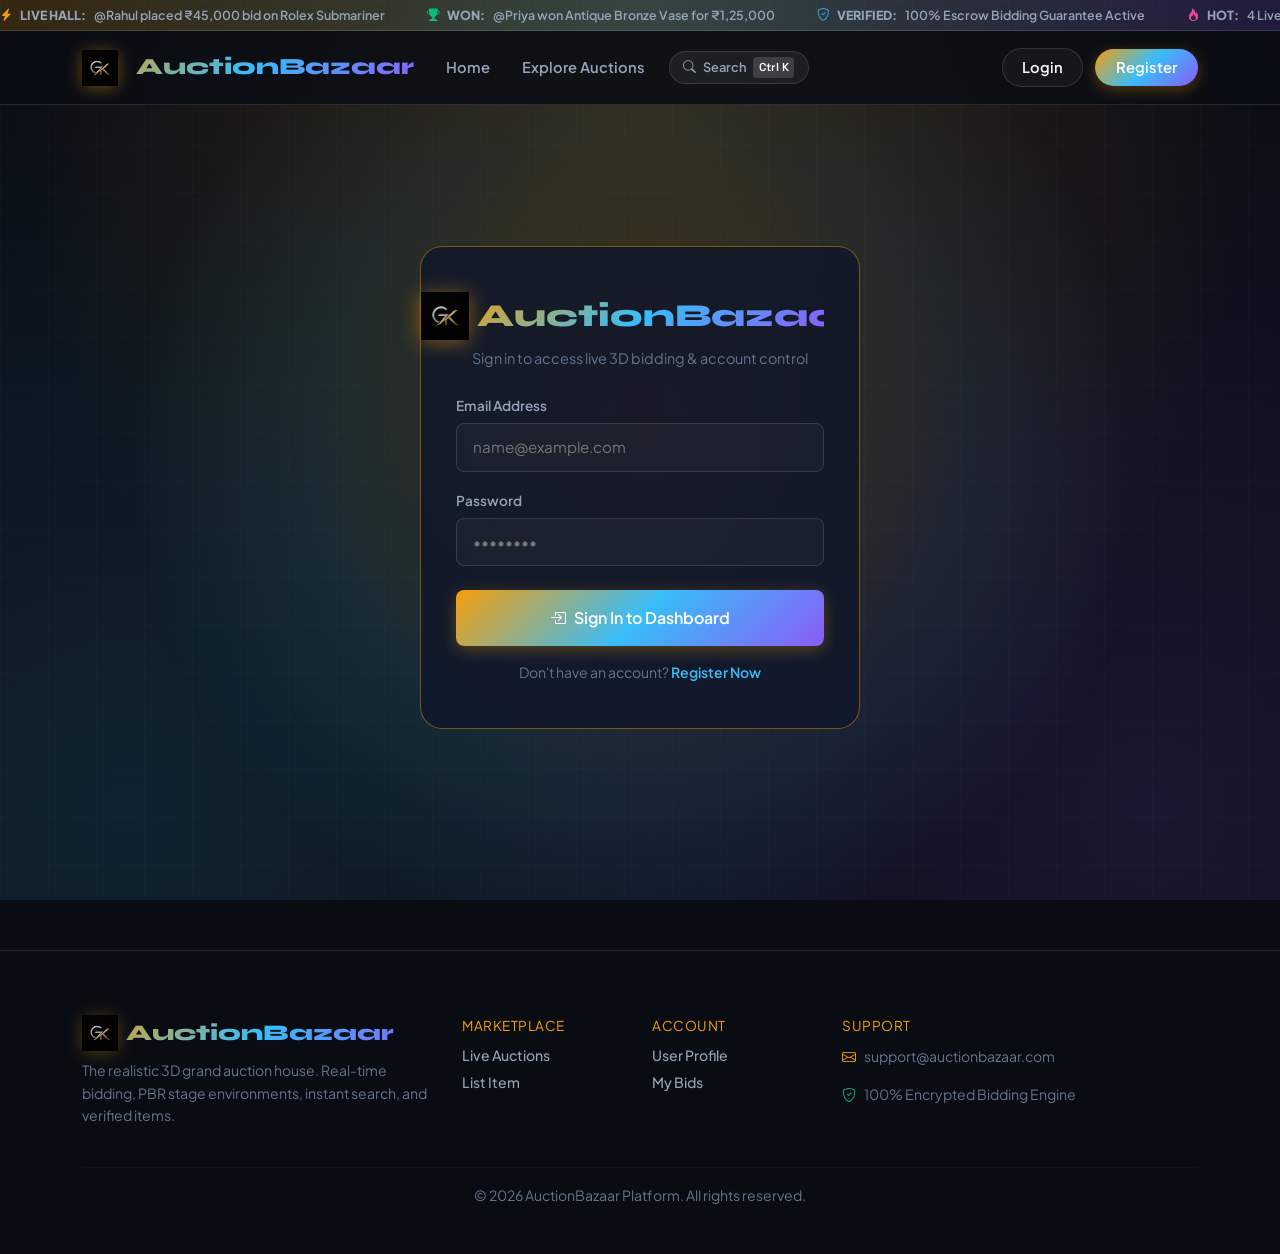
<file: src/main/resources/static/profile.html>
<!DOCTYPE html>
<html lang="en">
<head>
  <meta charset="UTF-8">
  <meta name="viewport" content="width=device-width, initial-scale=1.0">
  <title>User Profile – AuctionBazaar 3D</title>
  <link rel="icon" type="image/png" href="images/logo.png?v=2">
  <link rel="shortcut icon" type="image/x-icon" href="favicon.ico?v=2">
  <link rel="stylesheet" href="https://cdn.jsdelivr.net/npm/bootstrap@5.3.0/dist/css/bootstrap.min.css">
  <link rel="stylesheet" href="https://cdn.jsdelivr.net/npm/bootstrap-icons@1.11.0/font/bootstrap-icons.css">
  <link rel="stylesheet" href="css/style.css">
</head>
<body>

<nav class="navbar navbar-expand-lg navbar-auction" id="mainNavbar"></nav>

<div class="container py-5">
  <div class="row justify-content-center">
    <div class="col-lg-8">
      <div class="hud-panel">
        <div class="d-flex align-items-center gap-3 mb-4 pb-3" style="border-bottom:1px solid var(--border-light);">
          <div style="width:60px;height:60px;border-radius:50%;background:var(--primary-gradient);display:flex;align-items:center;justify-content:center;font-size:1.8rem;color:#fff;" id="profileAvatar">
            <i class="bi bi-person-fill"></i>
          </div>
          <div>
            <h3 style="font-family:var(--font-heading);margin:0;" id="profileName">User Name</h3>
            <p style="color:var(--cyan);font-size:0.85rem;margin:0;" id="profileEmail">user@example.com</p>
          </div>
        </div>

        <form id="profileForm" onsubmit="updateProfile(event)">
          <div class="row g-3 mb-3">
            <div class="col-sm-6">
              <label class="form-label-auction">First Name</label>
              <input type="text" class="form-control-auction w-100" id="firstName" required>
            </div>
            <div class="col-sm-6">
              <label class="form-label-auction">Last Name</label>
              <input type="text" class="form-control-auction w-100" id="lastName" required>
            </div>
          </div>

          <div class="mb-3">
            <label class="form-label-auction">Username</label>
            <input type="text" class="form-control-auction w-100" id="userName" required>
          </div>

          <div class="mb-4">
            <label class="form-label-auction">Email Address</label>
            <input type="email" class="form-control-auction w-100" id="email" required>
          </div>

          <button type="submit" class="btn btn-gold w-100 py-3" id="saveProfileBtn">
            <i class="bi bi-floppy-fill me-2"></i>Save Profile Changes
          </button>
        </form>
      </div>
    </div>
  </div>
</div>

<div id="mainFooter"></div>

<script src="https://cdn.jsdelivr.net/npm/bootstrap@5.3.0/dist/js/bootstrap.bundle.min.js"></script>
<script src="js/app.js"></script>
<script>
  renderNavbar('profile');
  renderFooter();
  requireAuth();

  function loadProfile() {
    const user = getUser();
    if (!user) return;

    document.getElementById('profileName').textContent = `${user.firstName || ''} ${user.lastName || user.userName || ''}`;
    document.getElementById('profileEmail').textContent = user.email || '';
    document.getElementById('firstName').value = user.firstName || '';
    document.getElementById('lastName').value = user.lastName || '';
    document.getElementById('userName').value = user.userName || user.username || '';
    document.getElementById('email').value = user.email || '';
  }

  async function updateProfile(e) {
    e.preventDefault();
    const user = getUser();
    if (!user) return;

    const firstName = document.getElementById('firstName').value.trim();
    const lastName = document.getElementById('lastName').value.trim();
    const userName = document.getElementById('userName').value.trim();
    const email = document.getElementById('email').value.trim();

    const btn = document.getElementById('saveProfileBtn');
    btn.disabled = true;

    const res = await apiCall('/users/update-user', {
      method: 'PUT',
      headers: { 'Content-Type': 'application/json' },
      body: JSON.stringify({ id: user.id, firstName, lastName, userName, email })
    });

    btn.disabled = false;
    if (res.ok && (res.data?.responseCode === 200 || res.status === 200)) {
      setUser({ ...user, firstName, lastName, userName, email });
      showToast('Profile updated successfully!', 'success');
      loadProfile();
    } else {
      showToast(res.data?.message || 'Failed to update profile', 'error');
    }
  }

  loadProfile();
</script>
</body>
</html>
</file>
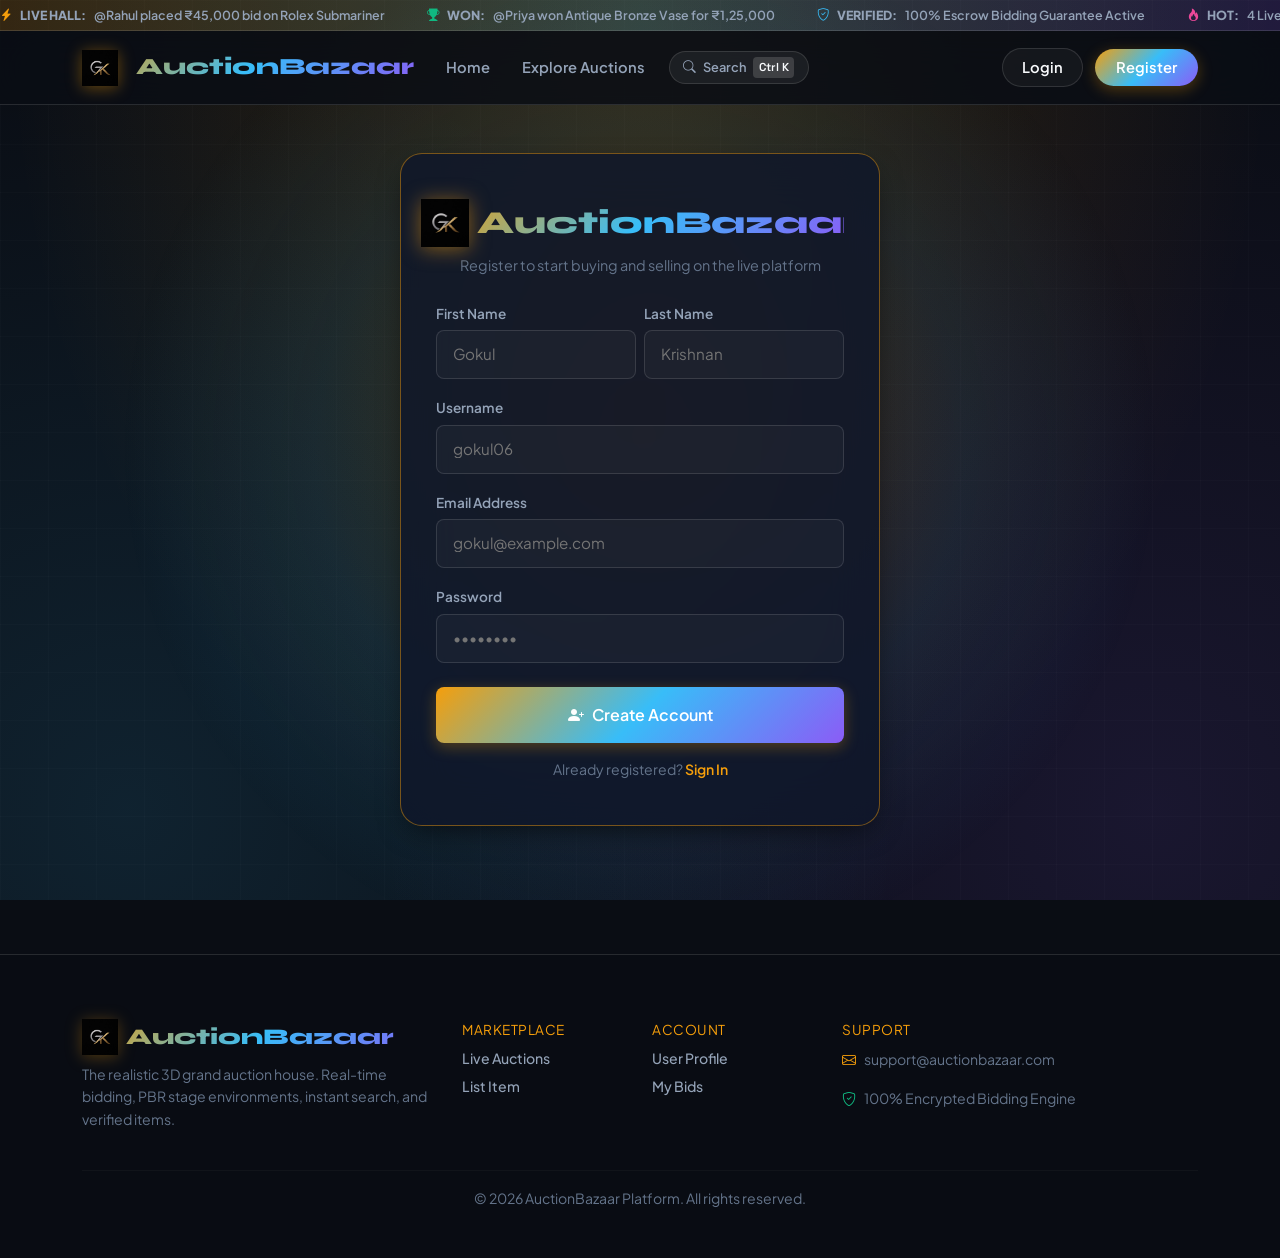
<file: src/main/resources/static/register.html>
<!DOCTYPE html>
<html lang="en">
<head>
  <meta charset="UTF-8">
  <meta name="viewport" content="width=device-width, initial-scale=1.0">
  <title>Create Account – AuctionBazaar</title>
  <link rel="icon" type="image/png" href="images/logo.png?v=2">
  <link rel="shortcut icon" type="image/x-icon" href="favicon.ico?v=2">
  <link rel="stylesheet" href="https://cdn.jsdelivr.net/npm/bootstrap@5.3.0/dist/css/bootstrap.min.css">
  <link rel="stylesheet" href="https://cdn.jsdelivr.net/npm/bootstrap-icons@1.11.0/font/bootstrap-icons.css">
  <link rel="stylesheet" href="css/style.css">
  <style>
    .auth-container-3d {
      min-height: 85vh;
      display: flex;
      align-items: center;
      justify-content: center;
      padding: 3rem 1rem;
    }

    .auth-card-3d {
      background: var(--bg-card);
      backdrop-filter: blur(25px);
      border: 1px solid var(--border-glow);
      border-radius: var(--radius-lg);
      padding: 2.8rem 2.2rem;
      width: 100%;
      max-width: 480px;
      box-shadow: var(--shadow-card);
    }
  </style>
</head>
<body>

<nav class="navbar navbar-expand-lg navbar-auction" id="mainNavbar"></nav>

<div class="auth-container-3d">
  <div class="auth-card-3d">
    <div class="text-center mb-4">
      <div class="footer-brand fs-2 mb-2 d-flex align-items-center justify-content-center gap-2"><img src="images/logo.png" alt="AuctionBazaar GK Logo" style="height:48px;width:auto;filter:drop-shadow(0 2px 10px rgba(245,158,11,0.5));">AuctionBazaar</div>
      <p style="color:var(--text-muted);font-size:0.9rem;">Register to start buying and selling on the live platform</p>
    </div>

    <form id="registerForm" onsubmit="submitRegister(event)">
      <div class="row g-2 mb-3">
        <div class="col-sm-6">
          <label class="form-label-auction">First Name</label>
          <input type="text" class="form-control-auction w-100" id="firstName" placeholder="Gokul" required>
        </div>
        <div class="col-sm-6">
          <label class="form-label-auction">Last Name</label>
          <input type="text" class="form-control-auction w-100" id="lastName" placeholder="Krishnan" required>
        </div>
      </div>

      <div class="mb-3">
        <label class="form-label-auction">Username</label>
        <input type="text" class="form-control-auction w-100" id="userName" placeholder="gokul06" required>
      </div>

      <div class="mb-3">
        <label class="form-label-auction">Email Address</label>
        <input type="email" class="form-control-auction w-100" id="email" placeholder="gokul@example.com" required>
      </div>

      <div class="mb-4">
        <label class="form-label-auction">Password</label>
        <input type="password" class="form-control-auction w-100" id="password" placeholder="••••••••" required minlength="6">
      </div>

      <button type="submit" class="btn btn-gold w-100 py-3 fs-6 mb-3" id="regBtn">
        <i class="bi bi-person-plus-fill me-2"></i>Create Account
      </button>

      <div class="text-center" style="font-size:0.88rem;color:var(--text-muted);">
        Already registered? <a href="login.html" style="color:var(--gold);font-weight:600;text-decoration:none;">Sign In</a>
      </div>
    </form>
  </div>
</div>

<div id="mainFooter"></div>

<script src="https://cdn.jsdelivr.net/npm/bootstrap@5.3.0/dist/js/bootstrap.bundle.min.js"></script>
<script src="js/app.js"></script>
<script>
  renderNavbar('register');
  renderFooter();

  async function submitRegister(e) {
    e.preventDefault();
    const firstName = document.getElementById('firstName').value.trim();
    const lastName = document.getElementById('lastName').value.trim();
    const userName = document.getElementById('userName').value.trim();
    const email = document.getElementById('email').value.trim();
    const password = document.getElementById('password').value;

    const btn = document.getElementById('regBtn');
    btn.disabled = true;

    const res = await apiCall('/users/signup', {
      method: 'POST',
      headers: { 'Content-Type': 'application/json' },
      body: JSON.stringify({
        firstname: firstName,
        lastname: lastName,
        username: userName,
        email: email,
        password: password
      })
    });

    btn.disabled = false;
    if (res.ok && (res.data?.responseCode === 200 || res.data?.user || res.status === 200)) {
      if (res.data.user) {
        setUser(res.data.user);
      }
      playAudioFx('win');
      launchConfetti();
      showToast('Registration successful! Welcome.', 'success');
      setTimeout(() => { window.location.href = 'index.html'; }, 1200);
    } else {
      playAudioFx('alert');
      const errMsg = res.data?.statusMessage || res.data?.message || 'User already exists with this email.';
      showToast(errMsg + ' Redirecting to Sign In...', 'error');
      setTimeout(() => { window.location.href = 'login.html'; }, 1800);
    }
  }
</script>
</body>
</html>
</file>
<file: src/main/resources/static/css/style.css>
/* ==========================================================================
   AUCTIONBAZAAR REALISTIC 3D AUCTION HOUSE & STAGE SHOWCASE SYSTEM
   ========================================================================== */
@import url('https://fonts.googleapis.com/css2?family=Plus+Jakarta+Sans:wght@400;500;600;700;800&family=Space+Grotesk:wght@500;600;700&family=Syne:wght@600;700;800&display=swap');

:root {
  /* Grand Auction House Palette */
  --bg-dark: #0A0D14;
  --bg-card: rgba(15, 23, 42, 0.82);
  --bg-card-hover: rgba(30, 41, 59, 0.95);
  --bg-elevated: rgba(255, 255, 255, 0.05);
  
  --border-light: rgba(255, 255, 255, 0.12);
  --border-hover: rgba(245, 158, 11, 0.6);
  --border-glow: rgba(245, 158, 11, 0.45);
  
  /* Auction Luxury Accents */
  --cyan: #38BDF8;
  --gold: #F59E0B;
  --gold-glow: rgba(245, 158, 11, 0.35);
  --violet: #8B5CF6;
  --pink: #EC4899;
  --emerald: #10B981;
  
  --primary: #F59E0B;
  --primary-gradient: linear-gradient(135deg, #F59E0B 0%, #38BDF8 50%, #8B5CF6 100%);
  --auction-hall-mesh: radial-gradient(ellipse at 50% 0%, rgba(245, 158, 11, 0.18) 0%, transparent 70%),
                        radial-gradient(circle at 10% 90%, rgba(56, 189, 248, 0.12) 0%, transparent 55%),
                        radial-gradient(circle at 90% 90%, rgba(139, 92, 246, 0.12) 0%, transparent 55%);
  
  /* High-Contrast Typography */
  --text-primary: #F8FAFC;
  --text-secondary: #94A3B8;
  --text-muted: #64748B;
  
  --font-heading: 'Syne', sans-serif;
  --font-display: 'Space Grotesk', sans-serif;
  --font-body: 'Plus Jakarta Sans', sans-serif;
  
  /* Radii & Shadows */
  --radius-sm: 8px;
  --radius: 14px;
  --radius-lg: 22px;
  
  --shadow-sm: 0 4px 15px rgba(0, 0, 0, 0.4);
  --shadow-card: 0 10px 30px -10px rgba(0, 0, 0, 0.7);
  --shadow-card-hover: 0 20px 45px -10px rgba(245, 158, 11, 0.3), 0 0 35px rgba(56, 189, 248, 0.25);
  
  --transition: all 0.3s cubic-bezier(0.16, 1, 0.3, 1);
}

/* Reset & Base */
*, *::before, *::after {
  box-sizing: border-box;
  margin: 0;
  padding: 0;
}

body {
  background-color: #0A0D14;
  color: var(--text-primary);
  font-family: var(--font-body);
  min-height: 100vh;
  overflow-x: hidden;
  position: relative;
  -webkit-font-smoothing: antialiased;
}

/* Realistic Auction House Environment Mesh */
body::before {
  content: '';
  position: fixed;
  inset: 0;
  z-index: -3;
  background: var(--bg-dark);
  background-image: var(--auction-hall-mesh);
}

/* Subtle Architectural Grid Pattern */
body::after {
  content: '';
  position: fixed;
  inset: 0;
  z-index: -2;
  background-image: 
    linear-gradient(to right, rgba(255, 255, 255, 0.03) 1px, transparent 1px),
    linear-gradient(to bottom, rgba(255, 255, 255, 0.03) 1px, transparent 1px);
  background-size: 48px 48px;
  pointer-events: none;
  opacity: 0.6;
}

/* Realistic Live Auction House Arena Background */
.hero-section-3d {
  position: relative;
  padding: 4.5rem 0 3.5rem 0;
  overflow: hidden;
  border-bottom: 1px solid var(--border-light);
}

.hero-section-3d::before {
  content: '';
  position: absolute;
  inset: 0;
  background-image: url('../images/auction_hall.jpg');
  background-size: cover;
  background-position: center;
  opacity: 0.38;
  filter: contrast(1.15) brightness(0.9);
  mask-image: radial-gradient(ellipse at 50% 45%, rgba(0,0,0,1) 40%, transparent 90%);
  -webkit-mask-image: radial-gradient(ellipse at 50% 45%, rgba(0,0,0,1) 40%, transparent 90%);
  pointer-events: none;
  z-index: 0;
}

/* Interactive Cursor Spotlight Beam */
#cursor-spotlight {
  position: fixed;
  inset: 0;
  pointer-events: none;
  z-index: -1;
  background: radial-gradient(650px circle at var(--mouse-x, 50%) var(--mouse-y, 50%), rgba(245, 158, 11, 0.14), rgba(56, 189, 248, 0.08) 50%, transparent 80%);
  transition: opacity 0.3s ease;
}

/* 3D WebGL Canvas Layer */
#three-canvas-container {
  display: block !important;
  position: fixed;
  top: 0;
  left: 0;
  width: 100vw;
  height: 100vh;
  pointer-events: none;
  z-index: 0;
  opacity: 0.9;
}

/* Top Live Ticker Banner */
.live-ticker-wrap {
  background: linear-gradient(90deg, rgba(245,158,11,0.18) 0%, rgba(56,189,248,0.18) 50%, rgba(139,92,246,0.18) 100%);
  border-bottom: 1px solid var(--border-light);
  overflow: hidden;
  white-space: nowrap;
  padding: 0.35rem 0;
  font-size: 0.78rem;
  font-weight: 600;
  color: var(--text-secondary);
  position: relative;
  z-index: 1001;
}

.live-ticker-track {
  display: inline-block;
  animation: ticker-slide 30s linear infinite;
}

@keyframes ticker-slide {
  0% { transform: translateX(0%); }
  100% { transform: translateX(-50%); }
}

.ticker-item {
  display: inline-flex;
  align-items: center;
  gap: 0.5rem;
  margin-right: 2.5rem;
}

/* Headings */
h1, h2, h3 {
  font-family: var(--font-heading);
  font-weight: 800;
  letter-spacing: -0.03em;
  color: var(--text-primary);
}

h4, h5, h6 {
  font-family: var(--font-display);
  font-weight: 700;
  color: var(--text-primary);
}

/* Navigation Navbar */
.navbar-auction {
  background: rgba(10, 13, 20, 0.85);
  backdrop-filter: blur(24px);
  -webkit-backdrop-filter: blur(24px);
  border-bottom: 1px solid var(--border-light);
  position: sticky;
  top: 0;
  z-index: 1000;
  padding: 0.85rem 0;
}

.navbar-brand-custom {
  font-family: var(--font-heading);
  font-weight: 800;
  font-size: 1.45rem;
  background: var(--primary-gradient);
  -webkit-background-clip: text;
  -webkit-text-fill-color: transparent;
  display: flex;
  align-items: center;
  gap: 0.6rem;
  text-decoration: none;
}

.navbar-brand-custom img {
  height: 40px;
  width: auto;
  object-fit: contain;
  filter: drop-shadow(0 2px 10px rgba(245, 158, 11, 0.45));
  transition: var(--transition);
}

.navbar-brand-custom:hover img {
  transform: scale(1.08) rotate(-3deg);
}

.nav-link {
  color: var(--text-secondary) !important;
  font-weight: 600;
  font-size: 0.92rem;
  padding: 0.5rem 1rem !important;
  border-radius: var(--radius-sm);
  transition: var(--transition);
}

.nav-link:hover, .nav-link.active {
  color: var(--gold) !important;
  background: rgba(245, 158, 11, 0.12);
}

.btn-nav-login {
  color: var(--text-primary) !important;
  border: 1px solid var(--border-light);
  border-radius: 30px;
  padding: 0.45rem 1.2rem !important;
  background: rgba(255, 255, 255, 0.04) !important;
}

.btn-nav-login:hover {
  background: rgba(255, 255, 255, 0.1) !important;
}

.btn-nav-cta {
  background: var(--primary-gradient) !important;
  color: #FFFFFF !important;
  font-weight: 600;
  border-radius: 30px;
  padding: 0.45rem 1.3rem !important;
  box-shadow: 0 4px 15px rgba(245, 158, 11, 0.3);
  transition: var(--transition);
}

.btn-nav-cta:hover {
  transform: translateY(-2px);
  box-shadow: 0 6px 20px rgba(245, 158, 11, 0.45);
}

/* Cmd+K Badge in Nav */
.cmd-k-trigger {
  background: rgba(255, 255, 255, 0.06);
  border: 1px solid var(--border-light);
  color: var(--text-secondary);
  border-radius: 20px;
  padding: 0.35rem 0.85rem;
  font-size: 0.8rem;
  font-weight: 600;
  cursor: pointer;
  transition: var(--transition);
  display: inline-flex;
  align-items: center;
  gap: 0.4rem;
}

.cmd-k-trigger:hover {
  border-color: var(--gold);
  color: var(--gold);
  background: rgba(245, 158, 11, 0.1);
}

.cmd-k-trigger kbd {
  background: rgba(255, 255, 255, 0.15);
  color: var(--text-primary);
  border-radius: 4px;
  padding: 0.1rem 0.35rem;
  font-size: 0.72rem;
  font-family: var(--font-display);
}

/* 3D Realistic Product Stage Cards */
.tilt-container {
  perspective: 1200px;
}

.auction-card {
  background: var(--bg-card);
  backdrop-filter: blur(24px);
  -webkit-backdrop-filter: blur(24px);
  border: 1px solid var(--border-light);
  border-radius: var(--radius-lg);
  overflow: hidden;
  transition: var(--transition);
  box-shadow: var(--shadow-card);
  display: flex;
  flex-direction: column;
  position: relative;
  transform-style: preserve-3d;
}

.auction-card::before {
  content: '';
  position: absolute;
  inset: 0;
  border-radius: var(--radius-lg);
  padding: 1px;
  background: linear-gradient(135deg, rgba(255,255,255,0.25), transparent 50%, rgba(245,158,11,0.35));
  -webkit-mask: linear-gradient(#fff 0 0) content-box, linear-gradient(#fff 0 0);
  -webkit-mask-composite: xor;
  mask-composite: exclude;
  pointer-events: none;
}

.auction-card:hover {
  border-color: var(--border-glow);
  transform: translateY(-6px) rotateX(2deg);
  box-shadow: var(--shadow-card-hover);
}

/* Dynamic Realistic Product Stage Wrapper */
.card-img-wrapper {
  position: relative;
  width: 100%;
  padding-top: 65%;
  overflow: hidden;
  transform: translateZ(15px);
  background-color: #07090F;
  /* Realistic 3D Pedestal Stage Backdrop */
  background-image: 
    radial-gradient(circle at 50% 20%, rgba(245, 158, 11, 0.25) 0%, transparent 60%),
    linear-gradient(to bottom, #0F172A 0%, #070A12 80%, #030408 100%);
}

/* Category Specific Realistic Background Themes */
.card-img-wrapper[data-category="watches"],
.card-img-wrapper[data-category="jewelry"] {
  background-image: 
    radial-gradient(circle at 50% 25%, rgba(245, 158, 11, 0.3) 0%, transparent 65%),
    radial-gradient(ellipse at 50% 90%, rgba(217, 119, 6, 0.2) 0%, transparent 70%),
    linear-gradient(180deg, #1E1B18 0%, #0A0806 100%);
}

.card-img-wrapper[data-category="vehicles"],
.card-img-wrapper[data-category="cars"] {
  background-image: 
    radial-gradient(ellipse at 50% 15%, rgba(56, 189, 248, 0.35) 0%, transparent 60%),
    linear-gradient(to bottom, #0F172A 0%, #070B14 70%, #020306 100%);
}

.card-img-wrapper[data-category="art"],
.card-img-wrapper[data-category="antiques"] {
  background-image: 
    radial-gradient(circle at 50% 20%, rgba(139, 92, 246, 0.3) 0%, transparent 65%),
    linear-gradient(to bottom, #1E1B2E 0%, #0C0A14 100%);
}

/* Realistic 3D Floor Reflection & Spotlight Shadow */
.card-img-wrapper::after {
  content: '';
  position: absolute;
  bottom: -10px;
  left: 10%;
  right: 10%;
  height: 45px;
  background: radial-gradient(ellipse at center, rgba(245, 158, 11, 0.4) 0%, rgba(0, 0, 0, 0.8) 60%, transparent 80%);
  transform: rotateX(75deg);
  border-radius: 50%;
  filter: blur(8px);
  pointer-events: none;
  z-index: 1;
}

/* Dynamic Realistic Ambient Stage Backdrop (Matches uploaded image colors) */
.card-img-backdrop {
  position: absolute;
  inset: -20px;
  background-size: cover;
  background-position: center;
  filter: blur(35px) brightness(0.7) contrast(1.15);
  opacity: 0.85;
  transform: scale(1.35);
  z-index: 1;
  pointer-events: none;
  transition: opacity 0.5s ease, background-image 0.5s ease;
}

.card-img-wrapper img {
  position: absolute;
  top: 0;
  left: 0;
  width: 100%;
  height: 100%;
  object-fit: contain;
  padding: 0.75rem;
  transition: transform 0.5s cubic-bezier(0.16, 1, 0.3, 1), filter 0.5s ease;
  z-index: 2;
  filter: drop-shadow(0 15px 30px rgba(0, 0, 0, 0.75));
}

.detail-img-card-3d {
  position: relative;
  overflow: hidden;
  border-radius: var(--radius-lg);
  background: var(--bg-card);
  backdrop-filter: blur(24px);
  border: 1px solid var(--border-light);
}

.detail-img-card-3d img {
  position: relative;
  z-index: 2;
  object-fit: contain;
  max-height: 420px;
  padding: 1rem;
  filter: drop-shadow(0 20px 40px rgba(0, 0, 0, 0.8));
}

.auction-card:hover .card-img-wrapper img {
  transform: scale(1.08) translateY(-4px);
  filter: drop-shadow(0 22px 35px rgba(0, 0, 0, 0.8));
}

.card-body {
  padding: 1.3rem;
  display: flex;
  flex-direction: column;
  flex: 1;
  transform: translateZ(25px);
}

.card-title-auction {
  font-family: var(--font-heading);
  font-size: 1.15rem;
  font-weight: 700;
  color: var(--text-primary);
  margin-bottom: 0.4rem;
  white-space: nowrap;
  overflow: hidden;
  text-overflow: ellipsis;
}

.card-price-label {
  font-size: 0.72rem;
  color: var(--text-muted);
  text-transform: uppercase;
  letter-spacing: 0.05em;
  font-weight: 700;
}

.card-price {
  font-family: var(--font-display);
  font-size: 1.35rem;
  font-weight: 700;
  background: linear-gradient(135deg, #FFFFFF 40%, var(--gold) 100%);
  -webkit-background-clip: text;
  -webkit-text-fill-color: transparent;
}

.status-badge-live {
  background: rgba(10, 13, 20, 0.85);
  backdrop-filter: blur(10px);
  -webkit-backdrop-filter: blur(10px);
  border: 1px solid rgba(16, 185, 129, 0.6);
  color: #34D399;
  padding: 0.3rem 0.85rem;
  border-radius: 20px;
  font-size: 0.72rem;
  font-weight: 700;
  text-transform: uppercase;
  letter-spacing: 0.05em;
  display: inline-flex;
  align-items: center;
  gap: 0.45rem;
  box-shadow: 0 4px 12px rgba(0, 0, 0, 0.5);
  z-index: 3;
}

.status-badge-live::before {
  content: '';
  width: 6px;
  height: 6px;
  background: var(--emerald);
  border-radius: 50%;
  box-shadow: 0 0 10px var(--emerald);
  animation: pulse-emerald 1.5s infinite;
}

@keyframes pulse-emerald {
  0% { transform: scale(0.9); opacity: 1; }
  50% { transform: scale(1.4); opacity: 0.4; }
  100% { transform: scale(0.9); opacity: 1; }
}

.seller-trust-badge {
  font-size: 0.72rem;
  color: var(--cyan);
  background: rgba(56, 189, 248, 0.12);
  border: 1px solid rgba(56, 189, 248, 0.3);
  padding: 0.15rem 0.55rem;
  border-radius: 12px;
  font-weight: 600;
  display: inline-flex;
  align-items: center;
  gap: 0.3rem;
}

.bid-badge {
  background: rgba(245, 158, 11, 0.12);
  border: 1px solid var(--gold);
  color: var(--gold);
  padding: 0.45rem 1rem;
  border-radius: var(--radius-sm);
  font-size: 0.85rem;
  font-weight: 600;
  transition: var(--transition);
}

.auction-card:hover .bid-badge {
  background: var(--primary-gradient);
  color: #FFFFFF;
  border-color: transparent;
}

.btn-quick-view-icon {
  position: absolute;
  top: 0.8rem;
  right: 0.8rem;
  background: rgba(10, 13, 20, 0.8);
  border: 1px solid var(--border-light);
  color: var(--text-primary);
  width: 34px;
  height: 34px;
  border-radius: 50%;
  display: flex;
  align-items: center;
  justify-content: center;
  cursor: pointer;
  backdrop-filter: blur(8px);
  transition: var(--transition);
  z-index: 5;
}

.btn-quick-view-icon:hover {
  background: var(--gold);
  color: #000;
  border-color: var(--gold);
  transform: scale(1.1);
}

/* 3D Realistic Auction Stage Showcase */
.stage-3d {
  position: relative;
  perspective: 1200px;
  display: flex;
  justify-content: center;
  align-items: center;
  padding: 2rem 0;
}

.stage-floor {
  position: absolute;
  bottom: -15px;
  width: 85%;
  height: 130px;
  background: radial-gradient(ellipse at center, rgba(245, 158, 11, 0.35) 0%, rgba(56, 189, 248, 0.15) 45%, rgba(0, 0, 0, 0.8) 75%, transparent 90%);
  transform: rotateX(75deg);
  border-radius: 50%;
  filter: blur(14px);
  pointer-events: none;
}

.stage-card-floating {
  transform: rotateY(-6deg) rotateX(4deg) translateZ(30px);
  transition: transform 0.6s cubic-bezier(0.16, 1, 0.3, 1);
  box-shadow: 0 35px 70px -20px rgba(0, 0, 0, 0.95), 0 0 40px rgba(245, 158, 11, 0.35);
}

.stage-3d:hover .stage-card-floating {
  transform: rotateY(0deg) rotateX(0deg) translateZ(55px) scale(1.02);
}

.hud-panel {
  background: var(--bg-card);
  backdrop-filter: blur(24px);
  border: 1px solid var(--border-light);
  border-radius: var(--radius-lg);
  padding: 2.2rem;
  box-shadow: var(--shadow-card);
  position: relative;
}

.hud-panel::before {
  content: '';
  position: absolute;
  top: 0;
  left: 20%;
  right: 20%;
  height: 2px;
  background: var(--primary-gradient);
}

.quick-bid-grid {
  display: grid;
  grid-template-columns: repeat(4, 1fr);
  gap: 0.6rem;
  margin-bottom: 1.2rem;
}

.btn-quick-bid {
  background: rgba(255, 255, 255, 0.04);
  border: 1px solid var(--border-light);
  color: var(--text-primary);
  padding: 0.65rem 0.4rem;
  border-radius: var(--radius-sm);
  font-family: var(--font-display);
  font-weight: 600;
  font-size: 0.88rem;
  cursor: pointer;
  transition: var(--transition);
  text-align: center;
}

.btn-quick-bid:hover {
  background: rgba(245, 158, 11, 0.15);
  border-color: var(--gold);
  color: var(--gold);
  transform: translateY(-2px);
}

.btn-gold {
  background: var(--primary-gradient) !important;
  color: #FFFFFF !important;
  border: none;
  font-weight: 600;
  border-radius: var(--radius-sm);
  box-shadow: 0 4px 15px rgba(245, 158, 11, 0.3);
  transition: var(--transition);
}

.btn-gold:hover {
  transform: translateY(-2px);
  box-shadow: 0 8px 25px rgba(245, 158, 11, 0.45);
}

.btn-outline-gold {
  background: transparent;
  border: 1px solid var(--gold);
  color: var(--gold) !important;
  font-weight: 600;
  border-radius: var(--radius-sm);
  transition: var(--transition);
}

.btn-outline-gold:hover {
  background: var(--primary-gradient);
  color: #FFFFFF !important;
  border-color: transparent;
  transform: translateY(-2px);
}

/* Form Input Controls & Dropdown Select Fix */
.form-control-auction {
  background: rgba(255, 255, 255, 0.03) !important;
  border: 1px solid var(--border-light) !important;
  color: var(--text-primary) !important;
  border-radius: var(--radius-sm) !important;
  padding: 0.75rem 1rem !important;
  font-size: 0.95rem;
  transition: var(--transition);
}

.form-control-auction option,
select.form-control-auction option,
select option {
  background-color: #0F172A !important;
  color: #F8FAFC !important;
  padding: 10px !important;
}

.form-control-auction:focus {
  outline: none !important;
  border-color: var(--gold) !important;
  box-shadow: 0 0 15px rgba(245, 158, 11, 0.25) !important;
}

.form-label-auction {
  font-size: 0.85rem;
  font-weight: 600;
  color: var(--text-secondary);
  margin-bottom: 0.4rem;
}

.countdown-box {
  display: inline-flex;
  gap: 0.5rem;
  align-items: center;
}

.countdown-unit {
  background: rgba(0, 0, 0, 0.4);
  border: 1px solid var(--border-light);
  border-radius: var(--radius-sm);
  padding: 0.4rem 0.6rem;
  text-align: center;
  min-width: 48px;
}

.countdown-number {
  font-family: var(--font-display);
  font-size: 1.1rem;
  font-weight: 700;
  color: var(--gold);
}

.countdown-label {
  font-size: 0.62rem;
  color: var(--text-muted);
  text-transform: uppercase;
  font-weight: 600;
}

.countdown-sep {
  font-family: var(--font-display);
  font-weight: 700;
  color: var(--text-muted);
}

/* Modals & Command Palette Overlay */
.modal-cyber {
  background: rgba(10, 13, 20, 0.85);
  backdrop-filter: blur(25px);
}

.modal-cyber .modal-content {
  background: rgba(15, 23, 42, 0.95);
  border: 1px solid var(--border-glow);
  border-radius: var(--radius-lg);
  box-shadow: 0 25px 50px rgba(0, 0, 0, 0.8), var(--shadow-card-hover);
  color: var(--text-primary);
}

/* Category Filter Chips */
.cat-pill-chip {
  background: rgba(255, 255, 255, 0.04);
  border: 1px solid var(--border-light);
  color: var(--text-secondary);
  border-radius: 30px;
  padding: 0.45rem 1.1rem;
  font-size: 0.85rem;
  font-weight: 600;
  cursor: pointer;
  transition: var(--transition);
}

.cat-pill-chip:hover, .cat-pill-chip.active {
  background: rgba(245, 158, 11, 0.15);
  border-color: var(--gold);
  color: var(--gold);
  box-shadow: 0 0 15px var(--gold-glow);
}

/* Canvas Confetti */
#confettiCanvas {
  position: fixed;
  inset: 0;
  pointer-events: none;
  z-index: 999999;
}

.footer-auction {
  background: rgba(10, 13, 20, 0.95);
  border-top: 1px solid var(--border-light);
  padding: 4rem 0 2rem 0;
  margin-top: 5rem;
}

.footer-brand {
  font-family: var(--font-heading);
  font-size: 1.4rem;
  font-weight: 800;
  background: var(--primary-gradient);
  -webkit-background-clip: text;
  -webkit-text-fill-color: transparent;
}

.footer-text {
  color: var(--text-muted);
  font-size: 0.88rem;
  line-height: 1.6;
}

.footer-link {
  color: var(--text-secondary);
  font-size: 0.88rem;
  text-decoration: none;
  display: block;
  margin-bottom: 0.4rem;
  transition: var(--transition);
  font-weight: 500;
}

.footer-link:hover {
  color: var(--gold);
  transform: translateX(3px);
}
</file>
